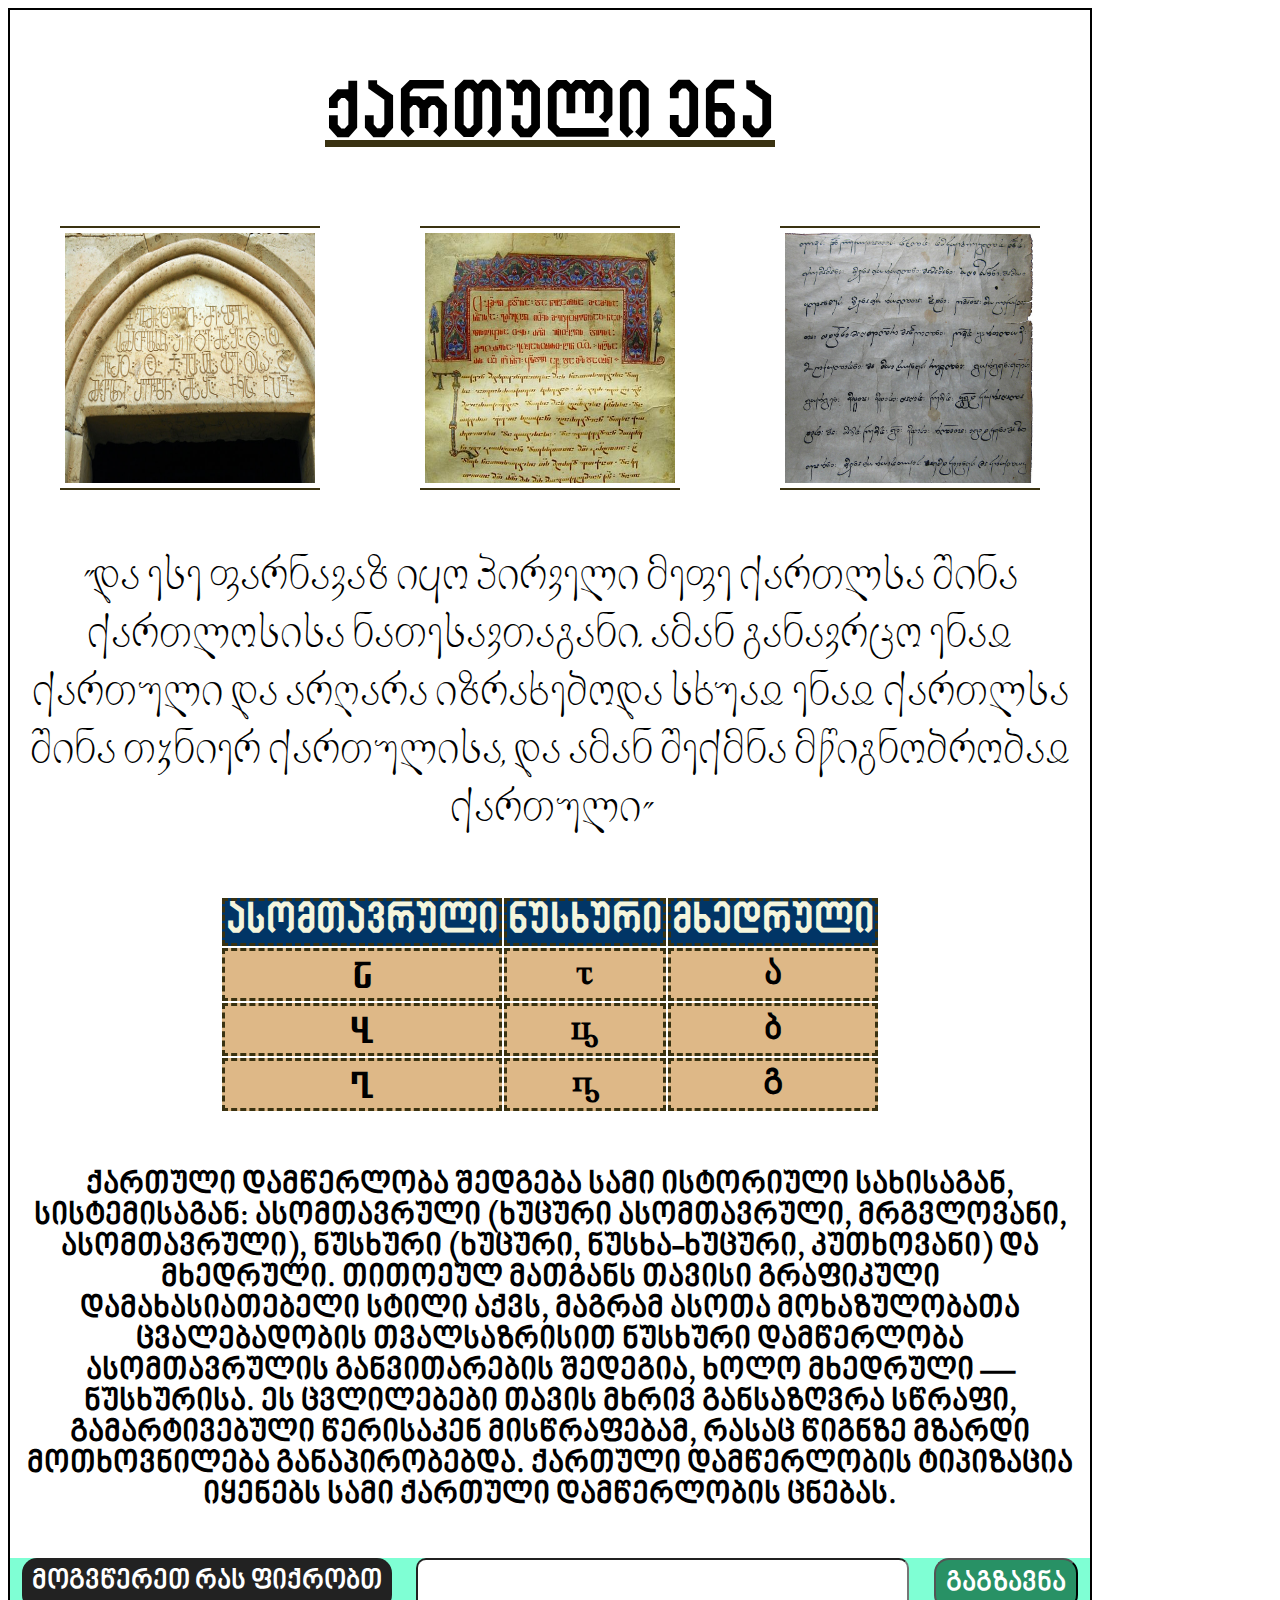
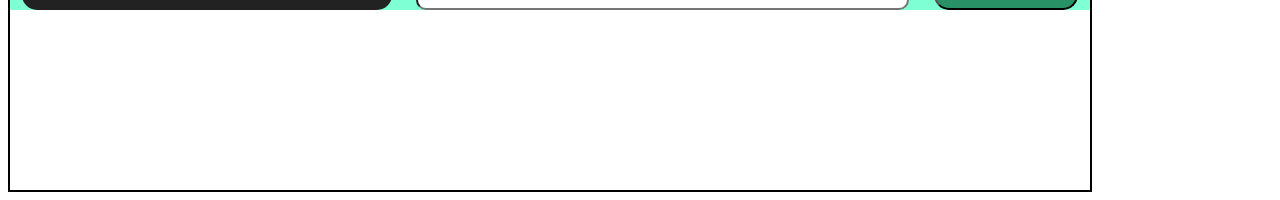
<file: Vol.5.Homework/index.html>
<!DOCTYPE html>
<html>
  <link rel="stylesheet" href="styles/style.css" />
  <title>Kartuli</title>
  <meta lang="ka" />
  <meta charset="UTF-8" />
</html>
<body>
  <head>
    <p id="title">ქართული ენა</p>
    <div class="images1">
      <img src="images/Garejawriting.jpg" alt="" />
      <img src="images/Nuskhuri.jpg" alt="" />
      <img src="images/800px-Bagrat_VI_royal_decree.jpg" alt="" />
    </div>
  </head>
  <main>
    <p id="text1">
      "და ესე ფარნავაზ იყო პირველი მეფე ქართლსა შინა ქართლოსისა ნათესავთაგანი.
      ამან განავრცო ენაჲ ქართული და არღარა იზრახებოდა სხუაჲ ენაჲ ქართლსა შინა
      თჳნიერ ქართულისა, და ამან შექმნა მწიგნობრობაჲ ქართული"
    </p>
    <table>
      <tr>
        <th>ასომთავრული</th>
        <th>ნუსხური</th>
        <th>მხედრული</th>
      </tr>
      <tr>
        <td id="as">ა</td>
        <td id="nusx">ა</td>
        <td id="mxed">ა</td>
      </tr>
      <tr>
        <td id="as">ბ</td>
        <td id="nusx">ბ</td>
        <td id="mxed">ბ</td>
      </tr>
      <tr>
        <td id="as">გ</td>
        <td id="nusx">გ</td>
        <td id="mxed">გ</td>
      </tr>
    </table>
    <p id="text2">
      ქართული დამწერლობა შედგება სამი ისტორიული სახისაგან, სისტემისაგან:
      ასომთავრული (ხუცური ასომთავრული, მრგვლოვანი, ასომთავრული), ნუსხური
      (ხუცური, ნუსხა-ხუცური, კუთხოვანი) და მხედრული. თითოეულ მათგანს თავისი
      გრაფიკული დამახასიათებელი სტილი აქვს, მაგრამ ასოთა მოხაზულობათა
      ცვალებადობის თვალსაზრისით ნუსხური დამწერლობა ასომთავრულის განვითარების
      შედეგია, ხოლო მხედრული — ნუსხურისა. ეს ცვლილებები თავის მხრივ განსაზღვრა
      სწრაფი, გამარტივებული წერისაკენ მისწრაფებამ, რასაც წიგნზე მზარდი
      მოთხოვნილება განაპირობებდა. ქართული დამწერლობის ტიპიზაცია იყენებს სამი
      ქართული დამწერლობის ცნებას.
    </p>
  </main>
  <footer>
    <div class="foot1">
      <label for="tellus">მოგვწერეთ რას ფიქრობთ</label>
      <input type="text" name="" id="tellus" />
      <input id="send1" type="button" value="გაგზავნა" />
    </div>
  </footer>
</body>
</file>
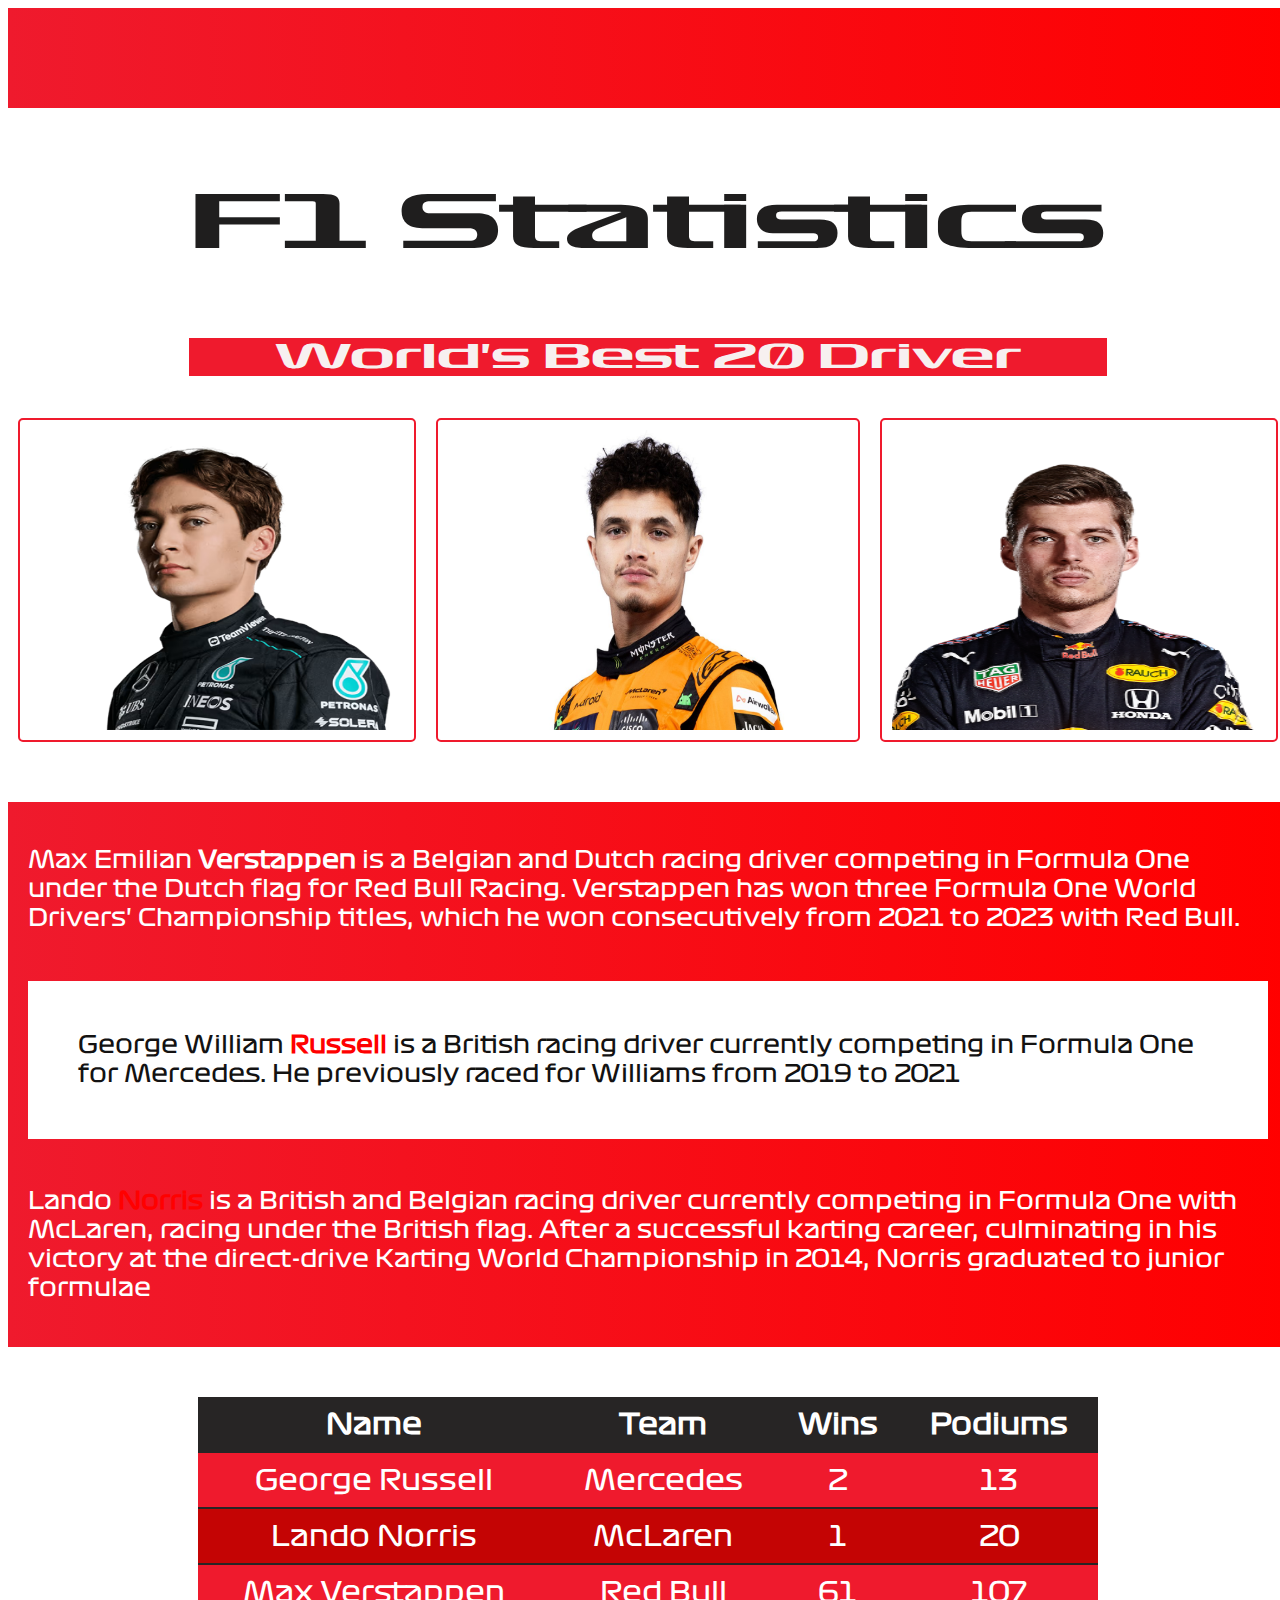
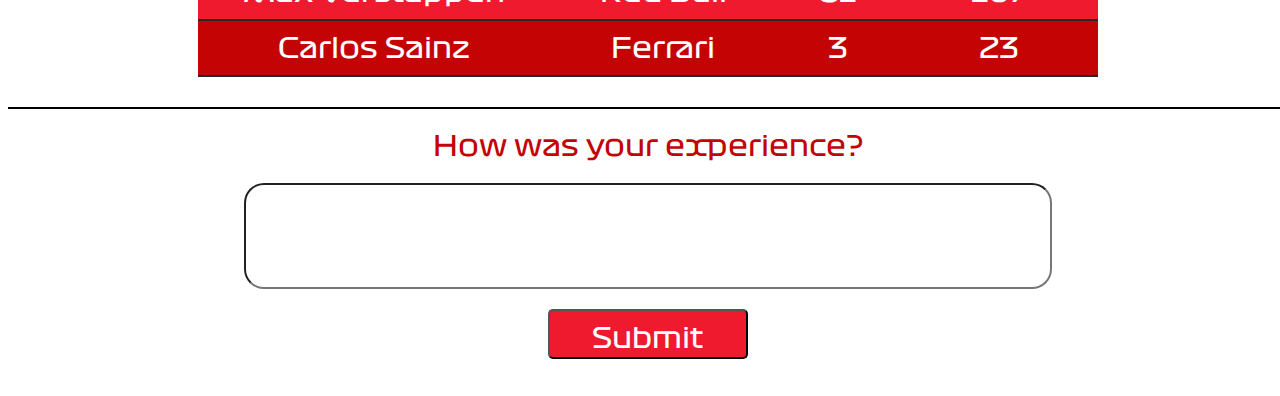
<file: Vol.6.Homework/index.html>
<!DOCTYPE html>
<head>
  <link rel="stylesheet" href="styles/style.css" />
  <title>Formula1</title>
  <meta charset="UTF-8" />
</head>
<body>
  <header>
    <nav class="wrapper1">
      <div class="backg1"></div>
      <div class="title">
        <p id="maintitle">F1 Statistics</p>
        <p id="descrip">World's Best 20 Driver</p>
      </div>
    </nav>
  </header>
  <main>
    <div class="images1">
      <img src="images/f1_2024_gr_mer_lg.png" alt="George Russel" />
      <img src="images/lando-norris-mclaren.jpg" alt="Lando Norris" />
      <img src="images/Verstappen.png" alt="Max Verstappen" />
    </div>
    <div class="texts1">
      <p id="mv">
        Max Emilian
        <strong id="max"> <a id="verst1" href="">Verstappen</a></strong> is a
        Belgian and Dutch racing driver competing in Formula One under the Dutch
        flag for Red Bull Racing. Verstappen has won three Formula One World
        Drivers' Championship titles, which he won consecutively from 2021 to
        2023 with Red Bull.
      </p>
      <p id="gr">
        George William
        <strong id="russ">
          <a
            id="russel1"
            href="https://en.wikipedia.org/wiki/George_Russell_(racing_driver)"
            >Russell</a
          ></strong
        >
        is a British racing driver currently competing in Formula One for
        Mercedes. He previously raced for Williams from 2019 to 2021
      </p>
      <p id="ln">
        Lando
        <strong id="nor">
          <a id="lando1" href="https://en.wikipedia.org/wiki/Lando_Norris"
            >Norris</a
          ></strong
        >
        is a British and Belgian racing driver currently competing in Formula
        One with McLaren, racing under the British flag. After a successful
        karting career, culminating in his victory at the direct-drive Karting
        World Championship in 2014, Norris graduated to junior formulae
      </p>
    </div>
    <div class="cxr1">
      <table class="cxrili">
        <tr>
          <th>Name</th>
          <th>Team</th>
          <th>Wins</th>
          <th>Podiums</th>
        </tr>
        <tr>
          <td>George Russell</td>
          <td>Mercedes</td>
          <td>2</td>
          <td>13</td>
        </tr>
        <tr>
          <td>Lando Norris</td>
          <td>McLaren</td>
          <td>1</td>
          <td>20</td>
        </tr>
        <tr>
          <td>Max Verstappen</td>
          <td>Red Bull</td>
          <td>61</td>
          <td>107</td>
        </tr>
        <tr>
          <td>Carlos Sainz</td>
          <td>Ferrari</td>
          <td>3</td>
          <td>23</td>
        </tr>
      </table>
    </div>
  </main>
  <footer>
    <div class="inputwrapper">
      <label for="review">How was your experience?</label>
      <div class="inp1">
        <input type="text" id="review" />
      </div>
      <button type="submit">Submit</button>
    </div>
  </footer>
</body>
</file>
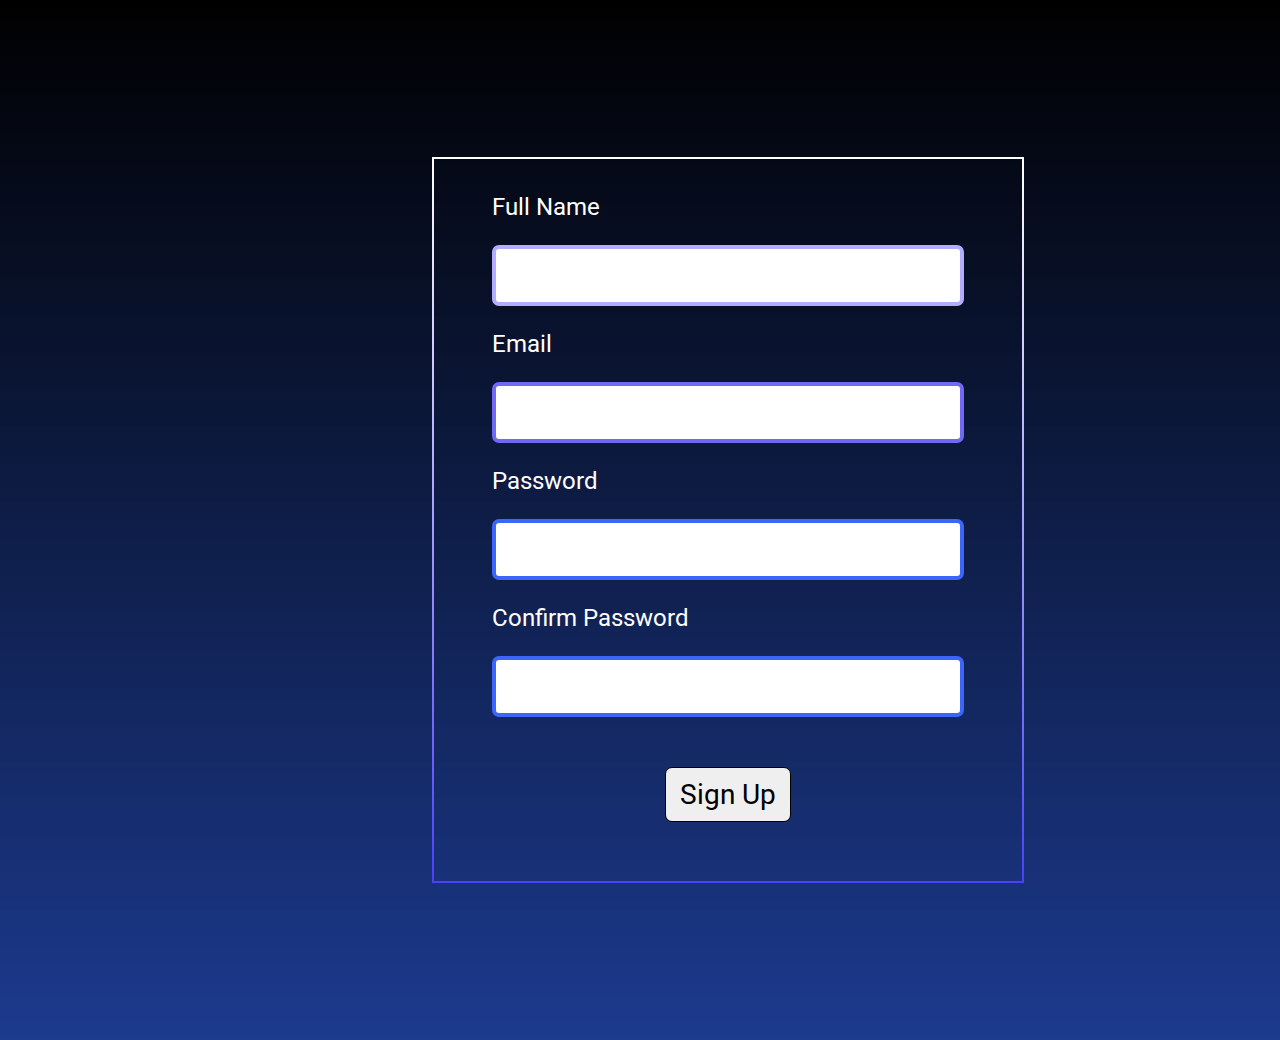
<file: Vol.7.Figma1/figma.html>
<!DOCTYPE html>
<html></html>
<head>
  <link rel="stylesheet" href="styles/style.css" />
</head>
<body>
  <nav class="wrapper">
    <div class="pos">
      <div class="inp1">
        <p>Full Name</p>
        <input type="text" />
      </div>
      <div class="inp2">
        <p>Email</p>
        <input type="text" />
      </div>
      <div class="inp3">
        <p>Password</p>
        <input type="text" />
      </div>
      <div class="inp4">
        <p>Confirm Password</p>
        <input type="text" />
      </div>
      <div class="but">
        <button>Sign Up</button>
      </div>
    </div>
  </nav>
</body>
</file>
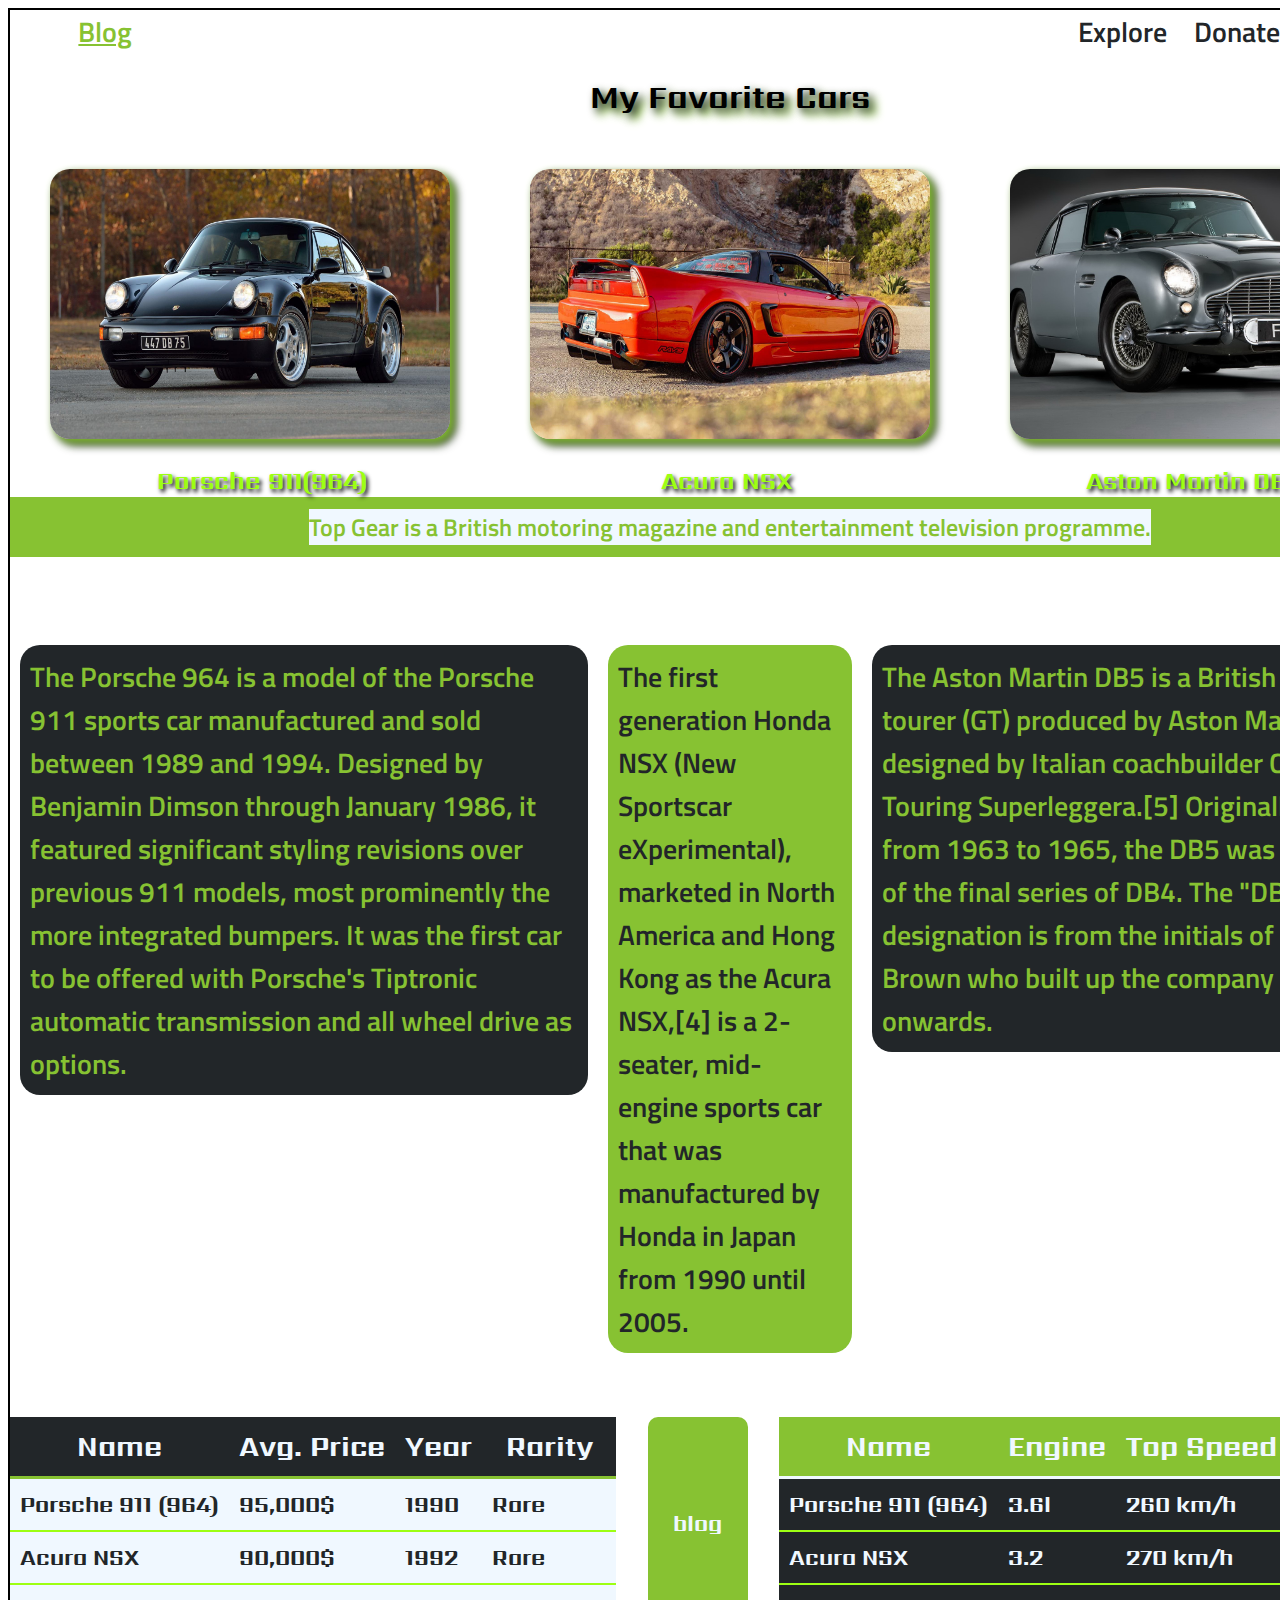
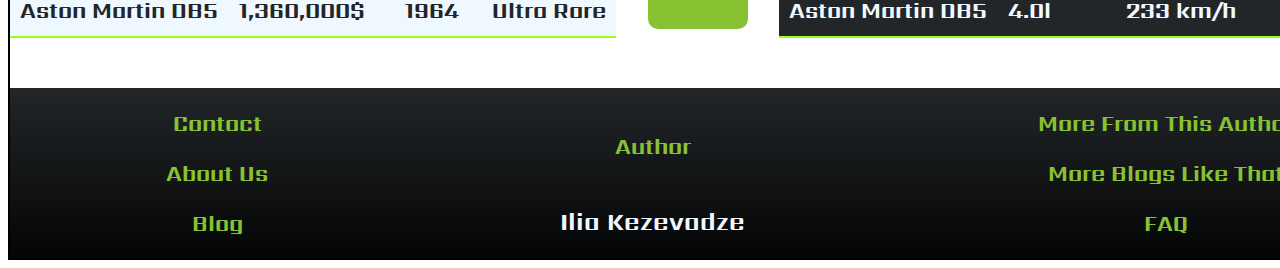
<file: Vol.8.Homework/vol8.html>
<!DOCTYPE html>
<html>
  <head>
    <link rel="stylesheet" href="styles/style.css" />
    <title>MyBlog</title>
  </head>
  <body>
    <header>
      <a id="blog" href="#">Blog</a>
      <nav class="headertexts">
        <a href="#">Explore</a>
        <a href="#">Donate</a>
        <a href="#">About</a>
      </nav>
    </header>
    <main>
      <h1>My Favorite Cars</h1>
      <div class="images1">
        <img src="images/964.jpg" alt="image can't be loaded" />
        <img src="images/nsx.jpg" alt="image can't be loaded" />
        <img src="images/db5.jpg" alt="image can't be loaded" />
      </div>
      <div class="carnames">
        <a href="https://en.wikipedia.org/wiki/Porsche_911_(964)"
          >Porsche 911(964)</a
        >
        <a href="https://en.wikipedia.org/wiki/Honda_NSX_(first_generation)"
          >Acura NSX</a
        >
        <a href="https://en.wikipedia.org/wiki/Aston_Martin_DB5"
          >Aston Martin DB5</a
        >
      </div>
      <div class="span1">
        <span>
          Top Gear is a British motoring magazine and entertainment television
          programme.
        </span>
      </div>
      <div class="textwrapper">
        <div class="p1">
          <p>
            The Porsche 964 is a model of the Porsche 911 sports car
            manufactured and sold between 1989 and 1994. Designed by Benjamin
            Dimson through January 1986, it featured significant styling
            revisions over previous 911 models, most prominently the more
            integrated bumpers. It was the first car to be offered with
            Porsche's Tiptronic automatic transmission and all wheel drive as
            options.
          </p>
        </div>
        <div class="p2">
          <p>
            The first generation Honda NSX (New Sportscar eXperimental),
            marketed in North America and Hong Kong as the Acura NSX,[4] is a
            2-seater, mid-engine sports car that was manufactured by Honda in
            Japan from 1990 until 2005.
          </p>
        </div>
        <div class="p3">
          <p>
            The Aston Martin DB5 is a British grand tourer (GT) produced by
            Aston Martin and designed by Italian coachbuilder Carrozzeria
            Touring Superleggera.[5] Originally produced from 1963 to 1965, the
            DB5 was an evolution of the final series of DB4. The "DB"
            designation is from the initials of David Brown who built up the
            company from 1947 onwards.
          </p>
        </div>
      </div>
      <div class="tablewrapper">
        <div class="table1">
          <table>
            <tr>
              <th>Name</th>
              <th>Avg. Price</th>
              <th>Year</th>
              <th>Rarity</th>
            </tr>
            <tr>
              <td>Porsche 911 (964)</td>
              <td>95,000$</td>
              <td>1990</td>
              <td>Rare</td>
            </tr>
            <tr>
              <td>Acura NSX</td>
              <td>90,000$</td>
              <td>1992</td>
              <td>Rare</td>
            </tr>
            <tr>
              <td>Aston Martin DB5</td>
              <td>1,360,000$</td>
              <td>1964</td>
              <td>Ultra Rare</td>
            </tr>
          </table>
        </div>
        <div class="border1">blog</div>
        <div class="table2">
          <table>
            <tr>
              <th>Name</th>
              <th>Engine</th>
              <th>Top Speed</th>
              <th>Country</th>
            </tr>
            <tr>
              <td>Porsche 911 (964)</td>
              <td>3.6l</td>
              <td>260 km/h</td>
              <td>Germany</td>
            </tr>
            <tr>
              <td>Acura NSX</td>
              <td>3.2</td>
              <td>270 km/h</td>
              <td>Japan</td>
            </tr>
            <tr>
              <td>Aston Martin DB5</td>
              <td>4.0l</td>
              <td>233 km/h</td>
              <td>Great Britain</td>
            </tr>
          </table>
        </div>
      </div>
    </main>
    <footer>
      <div class="footwrapper">
        <div class="foot1">
          <a href="#">Contact</a>
          <a href="#">About Us</a>
          <a href="#">Blog</a>
        </div>
        <div class="foot2">
          <p>Author</p>
          <strong>Ilia Kezevadze</strong>
        </div>
        <div class="foot3">
          <a href="#">More From This Author</a>
          <a href="#">More Blogs Like That</a>
          <a href="#">FAQ</a>
        </div>
      </div>
    </footer>
  </body>
</html>
</file>
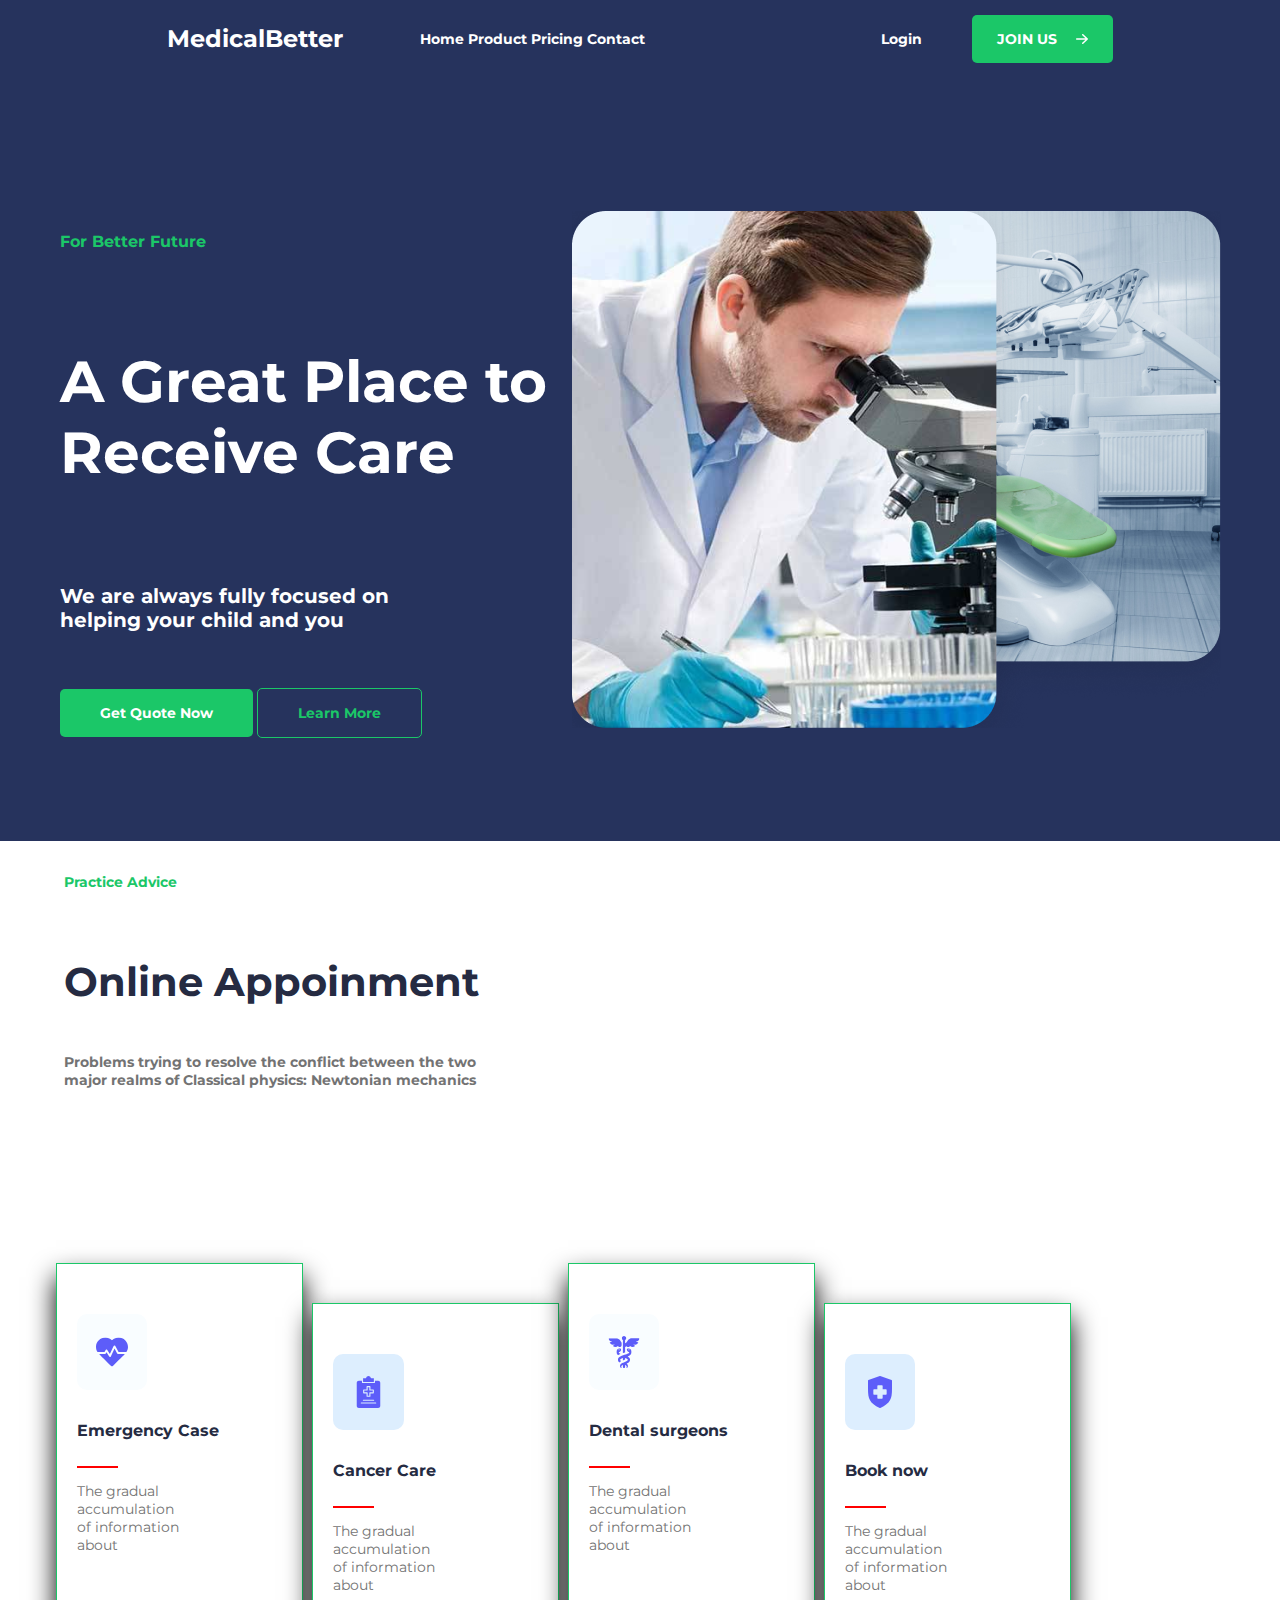
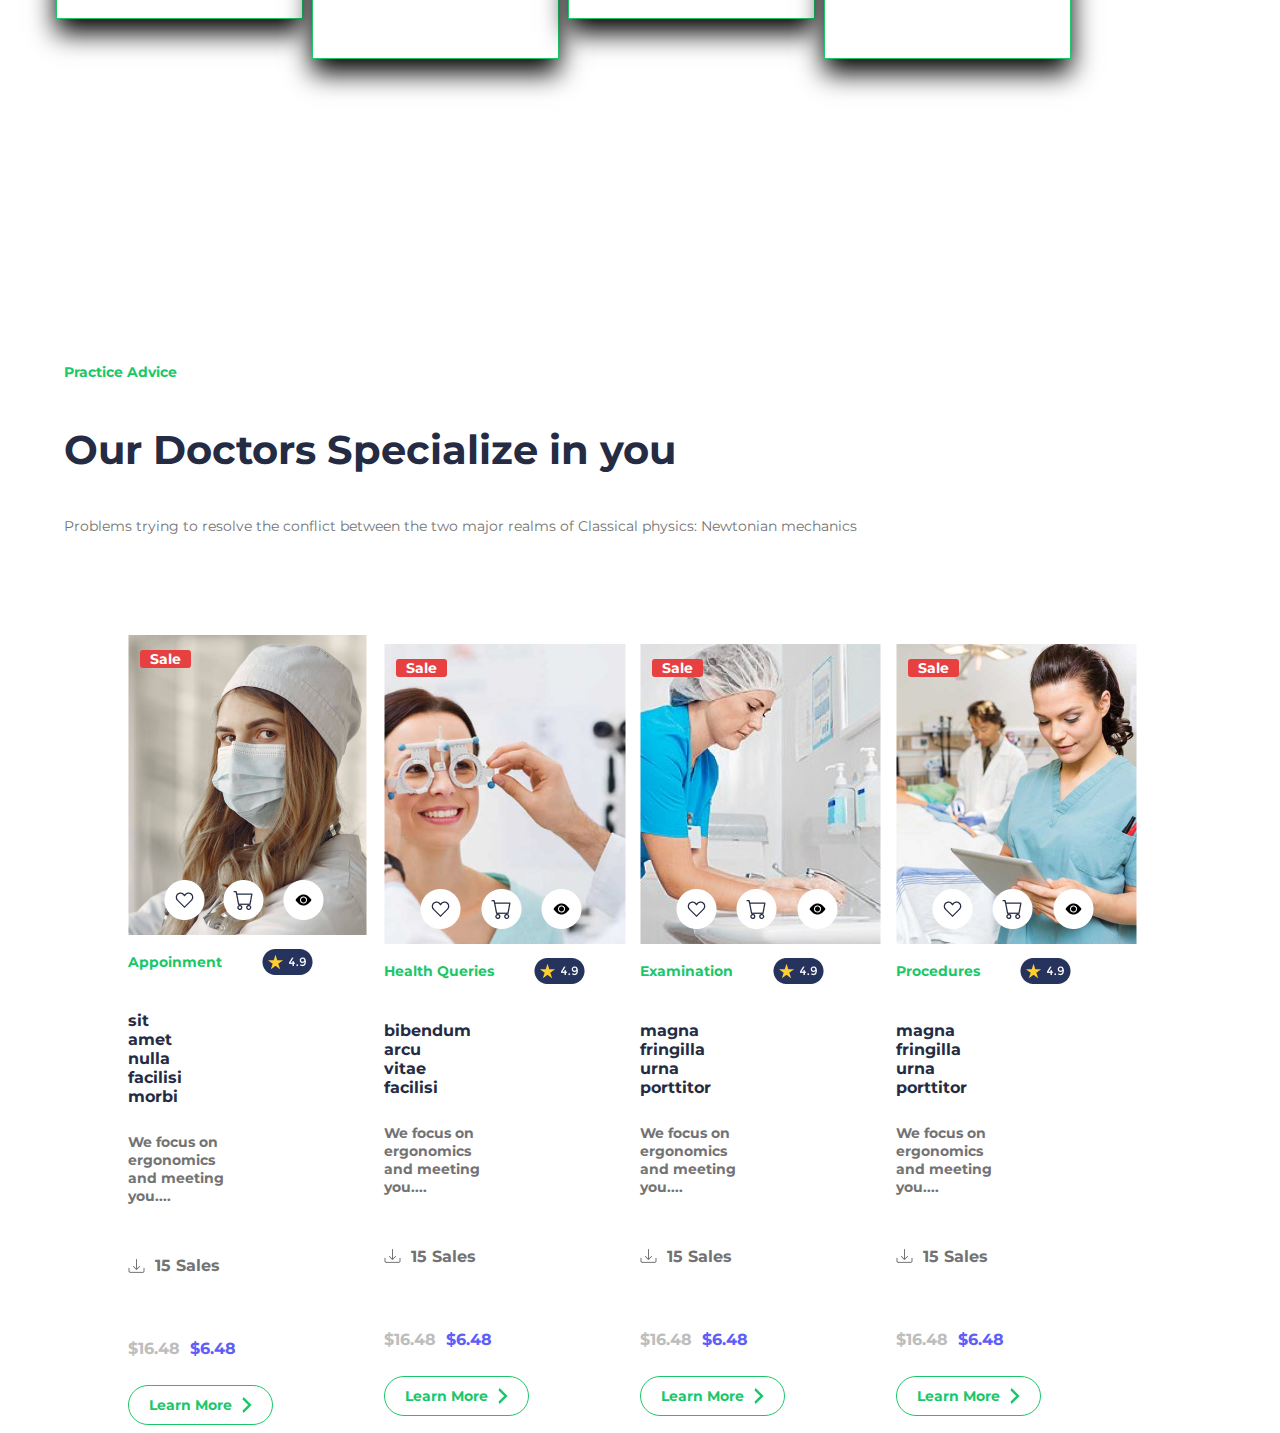
<file: Vol12.Homework/figmaDesign.html>
<!DOCTYPE html>
<html lang="en">
  <head>
    <meta charset="UTF-8" />
    <meta name="viewport" content="width=device-width, initial-scale=1.0" />
    <title>MedicalBetter</title>
    <link rel="stylesheet" href="styles/stylefigma.css" />
  </head>
  <body>
    <header>
      <div class="headwrapper">
        <h3 id="logo">MedicalBetter</h3>
        <nav class="headnav">
          <a href="#">Home</a>
          <a href="#">Product</a>
          <a href="#">Pricing</a>
          <a href="#">Contact</a>
        </nav>
        <nav class="headlogin">
          <a href="#">Login</a>
          <button>
            JOIN US <img id="arrow" src="images/arrow1.svg" alt="" />
          </button>
        </nav>
      </div>
      <div class="headinfowrapper">
        <div class="headinfo">
          <h5 id="h1">For Better Future</h5>
          <h1 id="h2">A Great Place to Receive Care</h1>
          <h4 id="h3">
            We are always fully focused on helping your child and you
          </h4>
          <div class="doublebtns">
            <button id="quote">Get Quote Now</button>
            <button id="learn">Learn More</button>
          </div>
        </div>
        <div class="headimg">
          <img src="images/none.png" alt="" />
        </div>
      </div>
    </header>
    <main>
      <div class="maintext">
        <h6 id="mainh1">Practice Advice</h6>
        <h2 id="mainh2">Online Appoinment</h2>
        <p id="mainp">
          Problems trying to resolve the conflict between the two major realms
          of Classical physics: Newtonian mechanics
        </p>
      </div>
      <div class="boxwrapper">
        <div class="boxes">
          <img src="images/icon cool-icon-n19.svg" alt="" />
          <h5>Emergency Case</h5>
          <div class="line1"></div>
          <p>The gradual accumulation of information about</p>
        </div>
        <div class="boxes2">
          <img src="images/icon cool-icon-n21.svg" alt="" />
          <h5>Cancer Care</h5>
          <div class="line1"></div>
          <p>The gradual accumulation of information about</p>
        </div>
        <div class="boxes3">
          <img src="images/icon cool-icon-n22.svg" alt="" />
          <h5>Dental surgeons</h5>
          <div class="line1"></div>
          <p>The gradual accumulation of information about</p>
        </div>
        <div class="boxes4">
          <img src="images/icon cool-icon-n24.svg" alt="" />
          <h5>Book now</h5>
          <div class="line1"></div>
          <p>The gradual accumulation of information about</p>
        </div>
      </div>
      <div class="pg2text">
        <h6>Practice Advice</h6>
        <h2>Our Doctors Specialize in you</h2>
        <p>
          Problems trying to resolve the conflict between the two major realms
          of Classical physics: Newtonian mechanics
        </p>
      </div>
      <div class="menuwrapper">
        <div class="wholetagwrapper">
          <div class="doc1">
            <img id="docpic" src="images/product-cover-133 sec-.png" alt="" />
            <button id="sale">Sale</button>
            <div class="iconwrapper">
              <img src="images/like.png" alt="" />
              <img src="images/basket.png" alt="" />
              <img src="images/eye.png" alt="" />
            </div>
          </div>
          <div class="docmenu">
            <div class="appnt">
              <p id="appttext">Appoinment</p>
              <img id="star" src="images/star.png" alt="" />
            </div>
            <h5 id="htext1">sit amet nulla facilisi morbi</h5>
            <p id="focus">We focus on ergonomics and meeting you....</p>
            <div class="downl">
              <img src="images/Frame sec-.png" alt="" />
              <h6>15 Sales</h6>
            </div>
            <div class="prices">
              <h5 id="pr1">$16.48</h5>
              <h5 id="pr2">$6.48</h5>
            </div>
            <button id="learnbtn">
              Learn More <img src="images/icn arrow-right .icn-xs.png" alt="" />
            </button>
          </div>
        </div>
        <div class="wholetagwrapper">
          <div class="doc1">
            <img id="docpic" src="images/doc2.png" alt="" />
            <button id="sale">Sale</button>
            <div class="iconwrapper">
              <img src="images/like.png" alt="" />
              <img src="images/basket.png" alt="" />
              <img src="images/eye.png" alt="" />
            </div>
          </div>
          <div class="docmenu">
            <div class="appnt">
              <p id="appttext">Health Queries</p>
              <img id="star" src="images/star.png" alt="" />
            </div>
            <h5 id="htext1">bibendum arcu vitae facilisi</h5>
            <p id="focus">We focus on ergonomics and meeting you....</p>
            <div class="downl">
              <img src="images/Frame sec-.png" alt="" />
              <h6>15 Sales</h6>
            </div>
            <div class="prices">
              <h5 id="pr1">$16.48</h5>
              <h5 id="pr2">$6.48</h5>
            </div>
            <button id="learnbtn">
              Learn More <img src="images/icn arrow-right .icn-xs.png" alt="" />
            </button>
          </div>
        </div>
        <div class="wholetagwrapper">
          <div class="doc1">
            <img id="docpic" src="images/doc.3.png" alt="" />
            <button id="sale">Sale</button>
            <div class="iconwrapper">
              <img src="images/like.png" alt="" />
              <img src="images/basket.png" alt="" />
              <img src="images/eye.png" alt="" />
            </div>
          </div>
          <div class="docmenu">
            <div class="appnt">
              <p id="appttext">Examination</p>
              <img id="star" src="images/star.png" alt="" />
            </div>
            <h5 id="htext1">magna fringilla urna porttitor</h5>
            <p id="focus">We focus on ergonomics and meeting you....</p>
            <div class="downl">
              <img src="images/Frame sec-.png" alt="" />
              <h6>15 Sales</h6>
            </div>
            <div class="prices">
              <h5 id="pr1">$16.48</h5>
              <h5 id="pr2">$6.48</h5>
            </div>
            <button id="learnbtn">
              Learn More <img src="images/icn arrow-right .icn-xs.png" alt="" />
            </button>
          </div>
        </div>
        <div class="wholetagwrapper">
          <div class="doc1">
            <img id="docpic" src="images/doc4.png" alt="" />
            <button id="sale">Sale</button>
            <div class="iconwrapper">
              <img src="images/like.png" alt="" />
              <img src="images/basket.png" alt="" />
              <img src="images/eye.png" alt="" />
            </div>
          </div>
          <div class="docmenu">
            <div class="appnt">
              <p id="appttext">Procedures</p>
              <img id="star" src="images/star.png" alt="" />
            </div>
            <h5 id="htext1">magna fringilla urna porttitor</h5>
            <p id="focus">We focus on ergonomics and meeting you....</p>
            <div class="downl">
              <img src="images/Frame sec-.png" alt="" />
              <h6>15 Sales</h6>
            </div>
            <div class="prices">
              <h5 id="pr1">$16.48</h5>
              <h5 id="pr2">$6.48</h5>
            </div>
            <button id="learnbtn">
              Learn More <img src="images/icn arrow-right .icn-xs.png" alt="" />
            </button>
          </div>
        </div>
      </div>
    </main>
    <footer></footer>
  </body>
</html>
</file>
<file: Vol.5.Homework/styles/style.css>
@font-face {
    font-family: kartuli;
    src: url(../fonts/alk-rex-bold.otf);
}
@font-face {
    font-family: textka;
    src: url(../fonts/gl-lortkipanidze-bold.ttf);
}
@font-face {
    font-family: nino;
    src: url(../fonts/bpg_nino_mtavruli_bold.otf);
}
@font-face {
    font-family: asomtavruli;
    src: url(../fonts/gugeshashvili_asomthavruli_1.ttf);
}
@font-face {
    font-family: nusxuri;
    src: url(../fonts/mt_mchedlidze_nushuri.ttf);
}
body{
    width: 1080px;
    height: 1780px;
    border: solid 2px black;
}
#title{
    font-family: "kartuli", serif;
    font-size: 72px;
    font-weight: 800;
    text-align: center;
    text-decoration-line: underline;
    text-decoration-color: rgb(58, 50, 17);
}
.images1 img{
    padding: 5px;
    width: 250px;
    height: 250px;
    border-bottom: solid 2px rgb(58, 50, 17);
    border-top: solid 2px rgb(58, 50, 17)
    
}
.images1{
    display: flex;
    justify-content: space-around;
}
#text1{
    padding: 5px;
    font-family: "textka", serif;
    font-size: 48px;
    font-weight: 800;
    text-align: center;
}
table{
    font-size: 36px;
    display: flex;
    justify-content: center;
    padding: 10px;
}
tr, td, th{
border: dashed 3px rgb(58, 50, 17);
}
th{
    background-color: rgb(1, 53, 102);
    color: beige;
    font-family: "kartuli", serif;
    font-size: 40px;
    font-weight: 800;
    text-align: center;
}
#as{
    font-family: "asomtavruli", serif;
    font-size: 36px;
    font-weight: 800;
    text-align: center;
}
#nusx{
    font-family: "nusxuri", serif;
    font-size: 36px;
    font-weight: 800;
    text-align: center;
    
}
#mxed{
    font-family: "nino", serif;
    font-size: 36px;
    font-weight: 800;
    text-align: center;
}
td{
    background-color: burlywood;
}
#text2{
    text-align: left;
    padding: 15px;
    font-family: "nino", serif;
    font-size: 32px;
    font-weight: 500;
    text-align: center;
}
label{
    padding: 10px;
    font-family: "nino", serif;
    font-size: 28px;
    font-weight: 800;
    text-align: center;
    background-color: rgb(34, 34, 34);
    border-radius: 15px;
    color: white;
}
#tellus{
    padding: 12px;
    padding-bottom: 10px;
    padding-right: 300px;
    border-radius: 10px;
}
#send1{
    padding: 10px;
    font-family: "nino", serif;
    font-size: 28px;
    font-weight: 800;
    text-align: center;
    background-color: rgb(40, 145, 101);
    border-radius: 15px;
    color: white;
}
#send1:hover{
    background-color: rgb(52, 194, 135);
}
.foot1{
    display: flex;
    justify-content: space-around;
}
footer{
    background-color: aquamarine;
}
</file>
<file: Vol.6.Homework/styles/style.css>
@font-face {
    font-family: Formula;
    src: url(../fonts/Formula1-Bold.otf);
}
@font-face {
    font-family: Formula1;
    src: url(../fonts/Formula1-Regular.otf);
}
@font-face {
    font-family: Formula2;
    src: url(../fonts/Formula1-Wide.otf);
}


body{

    width: 1280px;
    height: 1980px;
}
.backg1{
    width: 1280px;
    height: 380px;
    background-image: linear-gradient( to right, #EF1A2D, #ff0000);
}
#maintitle{
    font-family: Formula2, serif;
    font-size: 72px;
    text-align: center;
    color: rgb(31, 30, 30);
}
#descrip{
    background-color: #EF1A2D;
    font-family: Formula2, serif;
    font-size: 32px;
    text-align: center;
    color: rgb(247, 240, 240);
}
.wrapper1{
    width: 1280px;
    height: 400px;
    display: flex;
    flex-direction: column;
    justify-content: center;
    align-items: center;
}
.images1{
    display: flex;
    justify-content: center;
    align-items: center;
}
.images1 img{
    width: 400px;
    height: 300px;
    padding: 10px;
    margin: 10px;
    border: #EF1A2D 2px solid;
    border-radius: 5px;
}
.images1 img:hover{
    width: 500px;
    height: 500px;
    border: solid 4px rgb(143, 22, 22);
    border-radius: 10px;
}
.texts1{
    display: flex;
    justify-content: center;
    flex-direction: column;
    padding: 20px;
    margin-top: 50px;
    background-image: linear-gradient( to right, #EF1A2D, #ff0000);
}
#mv, #ln{
    color: white;
    font-family: Formula1, serif;
    font-size: 24px;
    text-align: left;
}
#gr{padding: 50px;
    color: rgb(19, 18, 18);
    font-family: Formula1, serif;
    font-size: 24px;
    text-align: left;
    background-color: white;
}
.cxrili {
    margin-top: 50px;
    width: 900px;
    padding: 10px;
    font-family: Formula1, serif;
    font-size: 28px;
    text-align: center;
    color: white;
}
.cxrili tr{
    background-color: #c40404;
}
.cxrili tr:nth-child(even){
    background-color: #EF1A2D;
}
.cxrili{
    border-collapse: collapse;
}
.cxrili tr:hover{
    background-color: #ff0000;
    color: black;
}
.cxrili th{
    padding: 10px;
    background-color: #272525;
    color: white;
}
.cxrili th, td{
    padding: 10px;
    border-bottom: 2px #272525 solid;
}
.cxr1{
    display: flex;
    justify-content: center;
}
#lando1:link{
    color: red;
}
#lando1{
    color: white;
    text-decoration: none;
}
#lando1:hover{
    color: black;
}
#russel1:link{
    color: red;
}
#russel1{
    color: black;
    text-decoration: none;
}
#russel1:hover{
    color: red;
}
#verst1:link{
    color: red;
}
#verst1{
    color: white;
    text-decoration: none;
}
#verst1:hover{
    color: black;}
label{
    margin-top: 20px;
    color: #c40404;
    font-family: Formula1, serif; 
    font-size: 28px;
    text-align: center;
}
#review{
    margin-top: 20px;
    width: 800px;
    height: 100px;
    border-radius: 20px;
}
#review:hover{
    background-color: #ff0000;
}
#review:focus{
    background-color: #c40404;
    color: white;
}
button{
    width: 200px;
    height: 50px;
    margin-top: 20px;
    background-color: #EF1A2D;
    color: white;
    font-family: Formula1, serif;
    font-size: 28px;
    text-align: center;
    padding: 10px;
    border-collapse: collapse;
    border-radius: 5px;
}
button:hover{
    background-color: #c40404;
}
button:active{
    background-color: #ff0000;
    color: #272525;
}
.inputwrapper{
    display: flex;
    justify-content: center;
    align-items: center;
    flex-direction: column;
    border-top: 2px black solid;
    margin-top: 30px;
}
</file>
<file: Vol.7.Figma1/styles/style.css>
@import url('https://fonts.googleapis.com/css2?family=Roboto:ital,wght@0,100;0,300;0,400;0,500;0,700;0,900;1,100;1,300;1,400;1,500;1,700;1,900&display=swap');
body{
    width: 1440px;
    height: 1024px;
    background-image: linear-gradient(black, rgba(0, 34, 128, 0.89));
    display: flex;
    justify-content: center;
    align-items: center;
}
.inp1 p{
    font-family: "Roboto", sans-serif;
    font-weight: 400;
    font-style: normal;
    color: white;
    font-size: 24px;
}
.inp2 p{
    font-family: "Roboto", sans-serif;
    font-weight: 400;
    font-style: normal;
    color: white;
    font-size: 24px;

}
.inp3 p{
    font-family: "Roboto", sans-serif;
    font-weight: 400;
    font-style: normal;
    color: white;
    font-size: 24px;
}
.inp4 p{
    font-family: "Roboto", sans-serif;
    font-weight: 400;
    font-style: normal;
    color: white;
    font-size: 24px;
}
.inp1 input, .inp2 input, .inp3 input, .inp4 input{
    width: 460px;
    height: 51px;
}
.but button{
    width: 126px;
    height: 55px;
    font-family: "Roboto", sans-serif;
    font-weight: 400;
    font-style: normal;
    color: rgb(0, 0, 0);
    font-size: 28px;
    border: 1px black solid;
    border-radius: 7px;
}
.inp1 input{
    border: #B3ADFF 4px solid;
    border-radius: 7px;
}
.inp1 input:hover{
    background-color: #B3ADFF;
    border: white 4px solid;
}
.inp2 input{
    border: #7268F6 4px solid;
    border-radius: 7px;
}
.inp2 input:hover{
    background-color:#7268F6 ;
    border: white 4px solid;
}
.inp3 input{
    border: 4px solid #3B65FB;
    border-radius: 7px;
}
.inp3 input:hover{
    background-color:#3B65FB ;
    border: white 4px solid;
}
.inp4 input{
    border: 4px solid #3B65FB;
    border-radius: 7px;
}
.inp4 input:hover{
    background-color:#3B65FB ;
    border: white 4px solid;
}
.but{
    display: flex;
    justify-content: center;
    position: relative;
    top: 50px;
}
.but button:hover{
    background-color:rgba(0, 34, 128, 0.89) ;
    color: white;
    border: 4px white solid;
}
.wrapper{
    width: 588px;
    height: 722px;
    border-width: 2px;
    border-style: solid;
    border-radius: 4px;
    border-image: linear-gradient(white, #4D3FFA) 1;
    display: flex;
    justify-content: center;
    align-items: center;
    flex-direction: column;
    position: relative;

}
.pos{
    position: absolute;
    top: 10px;
}
</file>
<file: Vol.8.Homework/styles/style.css>
@import url('https://fonts.googleapis.com/css2?family=Titillium+Web:ital,wght@0,200;0,300;0,400;0,600;0,700;0,900;1,200;1,300;1,400;1,600;1,700&display=swap');
@import url('https://fonts.googleapis.com/css2?family=Sarpanch:wght@400;500;600;700;800;900&display=swap');
body{
    width: 1440px;
    border: 2px solid black;
}
h1{
    font-family: "Sarpanch", sans-serif;
    font-weight: 700;
    font-style: normal;
    display: flex;
    justify-content: center;
    text-shadow: 4px 4px 8px #222629, 7px 7px 10px #87C232;
  }
.headertexts {
    display: flex;
    justify-content: space-between;
    width: 300px;
}
header .headertexts a{
    font-family: "Titillium Web", sans-serif;
    font-weight: 600;
    font-style: normal;
    color: #222629;
    font-size: 28px;
    text-decoration: none;
}
#blog{
    font-family: "Titillium Web", sans-serif;
    font-weight: 600;
    font-style: normal;
    color: #87C232;
    font-size: 28px;
    position: relative;
    left: 5%;
}
header{
    display: flex;
    justify-content: space-between;
    width: 95%;
}
.images1 img{
    width: 400px;
    height: 270px;
    border-radius: 20px;
    transition: width 1s, height 1s, transform 2s;
    transition-timing-function: ease-in-out;
    transition-delay: 50ms;
    box-shadow: 4px 4px 8px #87C232, 6px 6px 10px #222629 ;
}
.images1 img:hover{
    width: 450px;
    height: 304px;
    transform: rotate(15deg);
    box-shadow: 5px 5px 8px #9dff13, 6px 6px 10px #000000 ;
}
.images1{
    margin-top: 50px;
    display: flex;
    justify-content:space-around;
    align-items: center;
}
.carnames{
    display: flex;
    justify-content: space-around;
    font-family: "Sarpanch", sans-serif;
    font-weight: 700;
    font-style: normal;
    font-size: 24px;
    margin-top: 25px;
}
.carnames a{
    color: #9dff13;
    text-decoration: none;
    text-shadow: 2px 3px 4px #000000
}
.span1{
    display: flex;
    justify-content: center;
    align-items: center;
    width: 100%;
    height: 40px;
    padding: 10px 0px 10px 0px;
    background-color: #87C232;
}
.span1 span {
    font-family: "Titillium Web", sans-serif;
    font-weight: 600;
    font-style: normal;
    font-size: 24px;
    color: #87C232;
    background-color: aliceblue;
    position: relative;
    animation-name:running ;
    animation-duration: 20s;
    animation-iteration-count: infinite;
    animation-direction:normal;
    animation-timing-function: linear;
}
@keyframes running {
    0%{
        right: 0%;
        top: 1px;
        display: none;
    }
    25%{
        display: flex;
        right: 25%;
        top: 1px;
    }
    100% {
        right: 100%;
        top: 1px;
    }
}
.p1 p{
    font-family: "Titillium Web", sans-serif;
    font-weight: 600;
    font-style: normal;
    color: #87C232;
    background-color: #222629;
    font-size: 28px;
    border-radius: 20px;
    padding: 10px;
}
.p1 p:hover{
    background-color: #87C232;
    color: #222629;
    cursor: pointer;
}
.p2 p{
    font-family: "Titillium Web", sans-serif;
    font-weight: 600;
    font-style: normal;
    color: #222629;
    background-color: #87C232;
    font-size: 28px;
    border-radius: 20px;
    padding: 10px;
}
.p2 p:hover{
    color: #87C232;
    background-color: #222629;
    cursor: pointer;
}
.p3 p{
    font-family: "Titillium Web", sans-serif;
    font-weight: 600;
    font-style: normal;
    color: #87C232;
    background-color: #222629;
    font-size: 28px;
    border-radius: 20px;
    padding: 10px;
}
.p3 p:hover{
    background-color: #87C232;
    color: #222629;
    cursor: pointer;
}
.p1{
    width: 70%;
    height: 200px;
    padding: 10px;
}
.p2{
    width: 30%;
    height: 200px;
    padding: 10px;
}
.p3{
    width: 70%;
    height:300px;
    padding: 10px;
}
.textwrapper{
    display: flex;
    justify-content: space-around;
    align-items:baseline;
    width: 100%;
    height: 780px;
    margin-top: 50px;
    animation-name: colorchanger;
    animation-duration: 15s;
    animation-iteration-count: infinite;
    

}
@keyframes colorchanger {
    0%{
        background-color: aliceblue;
    }
    25%{
        background-color: #87C232;
    }
    50%{
        background-color: #222629;
    }
    75%{
        background-color: #222629;
    }
    100%{
        background-color: aliceblue;
    }
    
}
.table1 table tr th{
    background-color: #222629;
    color: aliceblue;
    padding: 10px;
    font-family: "Sarpanch", sans-serif;
    font-weight: 700;
    font-style: normal;
    font-size: 28px;
    border-collapse: collapse;
    border-bottom: #87C232 3px solid;
}
.table1 table tr td{
    background-color: aliceblue;
    color: #222629;
    font-family: "Sarpanch", sans-serif;
    font-weight: 700;
    font-style: normal;
    font-size: 22px;
    border-bottom: #9dff13 2px solid;
    padding: 10px;
    transition: bacground-color 0.55s, font-size 0.55s, color 0.55s;
}
.table1 table{
    border-collapse: collapse;
}
.table1 table tr td:hover{
    background-color: #87C232;
    color: aliceblue;
    font-size: 24px;
}
.table2 table tr th{
    background-color: #87C232;
    color: aliceblue;
    padding: 10px;
    font-family: "Sarpanch", sans-serif;
    font-weight: 700;
    font-style: normal;
    font-size: 28px;
    border-collapse: collapse;
    border-bottom: aliceblue 3px solid;
}
.table2 table tr td{
    color: aliceblue;
    background-color: #222629;
    font-family: "Sarpanch", sans-serif;
    font-weight: 700;
    font-style: normal;
    font-size: 22px;
    border-bottom: #9dff13 2px solid;
    padding: 10px;
    transition: bacground-color 0.55s, text-shadow 0.55s, color 0.55s;
}
.table2 table{
    border-collapse: collapse;
}
.table2 table tr td:hover{
    color: #9dff13;
    background-color: aliceblue;
    text-shadow: 2px 2px 3px #222629;
}
.tablewrapper{
    display: flex;
    justify-content: space-between;
    margin-top: 30px;
}
.border1{
    width: 100px;
    height: 212px;
    background-color: #87C232;
    border-radius: 10px;
    animation-name: bordcolor;
    animation-duration: 10s;
    animation-iteration-count: infinite;
    color: aliceblue;
    font-family: "Sarpanch", sans-serif;
    font-weight: 700;
    font-style: normal;
    font-size: 22px;
    text-align: center;
    display: flex;
    align-items: center;
    justify-content: center;
}
@keyframes bordcolor {
    0%{
        background-color: #87C232;
        border-radius: 15px;
        height:212px;
    }
    25%{
        background-color: #9dff13;
        border-radius: 10px
    }
    50%{
        background-color: #222629;
        border-radius: 5px;
        height: 100px;
    }
    75%{
        background-color: #0e0f0f;
        border-radius: 0px
    }
    100%{
        background-color: #87C232;
        border-radius: 15px;
        height: 212px;
    }
    
}
.foot1 a{
    font-family: "Sarpanch", sans-serif;
    font-weight: 700;
    font-style: normal;
    font-size: 22px;
    text-align: center;
    text-decoration: none;
    color: #87C232;
}
.foot1{
    display: flex;
    justify-content: space-around;
    flex-direction: column;
    height: 150px;
}
.foot3 a{
    font-family: "Sarpanch", sans-serif;
    font-weight: 700;
    font-style: normal;
    font-size: 22px;
    text-align: center;
    text-decoration: none;
    color: #87C232;
}
.foot3{
    display: flex;
    justify-content: space-around;
    flex-direction: column;
    height: 150px;
}
.foot2 p{
    font-family: "Sarpanch", sans-serif;
    font-weight: 700;
    font-style: normal;
    font-size: 22px;
    text-align: center;
    text-decoration: none;
    color: #87C232;
}
.foot2 strong{
    font-family: "Sarpanch", sans-serif;
    font-weight: 700;
    font-style: normal;
    font-size: 24px;
    color: aliceblue;
    transition: font-size 0.4s, text-decoration 0.8s, text-shadow 0.4s;
}
.foot2 strong:hover{
    font-size: 28px;
    text-decoration: underline;
    text-shadow: 3px 3px 7px #9dff13;
    cursor: pointer;
}
.foot2{
    display: flex;
    justify-content: space-around;
    flex-direction: column;
    height: 150px;
}
.footwrapper{
    display: flex;
    justify-content: space-around;
    background-color: #222629;
    background-image: linear-gradient(#222629, rgba(0, 0, 0, 0.877));
    margin-top: 50px;
    padding: 10px;
}
</file>
<file: Vol12.Homework/styles/stylefigma.css>
@import url("https://fonts.googleapis.com/css2?family=Montserrat:ital,wght@0,100..900;1,100..900&display=swap");

@media only screen and (max-width: 1055px) {
  .headimg {
    width: 70%;
  }
  .headinfo {
    margin-left: 10%;
  }
}
@media only screen and (max-width: 945px) {
  .headwrapper {
    display: inline-block;
    flex-direction: column;
    width: 80%;
    align-items: center;
    justify-content: center;
    margin-left: auto;
    margin-right: auto;
  }
  .headnav {
    display: flex;
    flex-direction: column;
    align-items: center;
    margin-left: 20%;
  }
  .headnav a {
    font-family: "Montserrat", sans-serif;
    font-size: 40px;
    font-weight: 700;
    padding: 20% 0;
  }
}
body {
  margin-left: auto;
  margin-right: auto;
  width: 100%;
  margin-top: 0;
}
#logo {
  font-family: "Montserrat", sans-serif;
  font-size: 24px;
  font-weight: 700;
  color: white;
}
header {
  background-color: #26335d;
  padding-bottom: 8%;
}
.headnav a {
  font-family: "Montserrat", sans-serif;
  font-size: 14px;
  font-weight: 700;
  color: white;
  text-decoration: none;
}
.headnav {
  margin-right: 20%;
}
.headlogin a {
  font-family: "Montserrat", sans-serif;
  font-size: 14px;
  font-weight: 700;
  color: white;
  text-decoration: none;
  position: relative;
  right: 25%;
}
#arrow {
  padding-left: 15px;
}
.headlogin button {
  font-family: "Montserrat", sans-serif;
  font-size: 14px;
  font-weight: 700;
  color: white;
  padding: 15px 25px;
  border: none;
  background-color: #1bc768;
  border-radius: 5px;
}
.headlogin button:hover {
  cursor: pointer;
}
.headwrapper {
  display: flex;
  align-items: center;
  justify-content: space-around;
  width: 80%;
  margin-left: auto;
  margin-right: auto;
}
#h1 {
  font-family: "Montserrat", sans-serif;
  font-weight: 700;
  color: #1bc768;
  font-size: 16px;
}
#h2 {
  font-family: "Montserrat", sans-serif;
  color: #ffffff;
  font-size: 58px;
}
#h3 {
  font-family: "Montserrat", sans-serif;
  color: #ffffff;
  font-size: 20px;
  width: 70%;
}
#quote {
  padding: 15px 40px;
  background-color: #1bc768;
  border-radius: 5px;
  color: #ffffff;
  border: none;
  font-family: "Montserrat", sans-serif;
  font-weight: 700;
  font-size: 14px;
}
#quote:hover {
  cursor: pointer;
  color: #1bc768;
  background-color: white;
  border: #1bc768 1px solid;
}
#learn {
  padding: 15px 40px;
  background-color: #26335d;
  border-radius: 5px;
  color: #1bc768;
  border: 1px solid #1bc768;
  font-family: "Montserrat", sans-serif;
  font-weight: 700;
  font-size: 14px;
}
#learn:hover {
  cursor: pointer;
  border: white solid 1px;
  color: white;
}
.doublebtns {
  gap: 10px;
}
.headinfo {
  display: flex;
  flex-direction: column;
  justify-content: center;
  row-gap: 30px;
  width: 40%;
}
.headinfowrapper {
  margin-top: 10%;
  display: flex;
  justify-content: center;
  align-items: center;
}
.headimg img {
  width: 100%;
  height: auto;
}
#mainh1 {
  font-family: "Montserrat", sans-serif;
  font-weight: 700;
  font-size: 14px;
  color: #1bc768;
}
#mainh2 {
  font-family: "Montserrat", sans-serif;
  font-weight: 700;
  font-size: 40px;
  color: #252b42;
}
#mainp {
  color: #737373;
  font-family: "Montserrat", sans-serif;
  font-weight: 700;
  font-size: 14px;
  width: 100%;
}
.maintext {
  display: flex;
  flex-direction: column;
  justify-content: space-evenly;
  width: 35%;
  margin-left: 5%;
}
:root {
  --globalfont-family: "Montserrat", sans-serif;
  --font-weight: 700;
  --font-size16: 16px;
  --font-size: 14px;
  --color: #252b42;
  --color1: #f9fdff;
  --color2: #ddeefe;
  --padding: 22px 19px;
  --gap: 10px;
  --background-color: red;
  --width: 20%;
  --height: 2px;
  --background-color: #ffffff;
}
.boxes img,
.boxes3 img {
  padding: 22px 19px;
  gap: 10px;
  background-color: #f9fdff;
  border-radius: 10px;
}
.boxes h5 {
  font-family: "Montserrat", sans-serif;
  font-weight: 700;
  font-size: 16px;
  color: #252b42;
}

.boxes p {
  color: #737373;
  font-family: "Montserrat", sans-serif;
  font-weight: 400;
  font-size: 14px;
  width: 50%;
}
.line1 {
  background-color: red;
  width: 20%;
  height: 2px;
  transition: width 0.3s;
  transition-timing-function: cubic-bezier(0.045, 0.82, 0.165, 1);
}
.boxes {
  background-color: #ffffff;
  box-shadow: 0px 19px 13px;
  border: #1bc768 solid 1px;
  width: 20%;
  padding: 7% 3%;
}
.boxes,
.boxes2,
.boxes3,
.boxes4 {
  background-color: #ffffff;
  box-shadow: 0px 14px 25px;
  border: #1bc768 solid 1px;
  width: 20%;
  padding: 50px 20px;
  transition: background-color 0.3s, box-shadow 0.3s, top 0.3s;
  transition-timing-function: ease-in-out;
}
.boxes2 img,
.boxes4 img {
  padding: 22px 19px;
  gap: 10px;
  background-color: var(--color2);
  border-radius: 10px;
}
.boxwrapper h5 {
  font-family: "Montserrat", sans-serif;
  font-weight: 700;
  font-size: 16px;
  color: #252b42;
}
.boxwrapper p {
  color: #737373;
  font-family: "Montserrat", sans-serif;
  font-weight: 400;
  font-size: 14px;
  width: 50%;
}
.boxes,
.boxes3 {
  position: relative;
  top: 40px;
}
.boxes2,
.boxes4 {
  position: relative;
  top: 80px;
}
.boxwrapper {
  display: flex;
  justify-content: space-around;
  margin-left: 4%;
  width: 80%;
  margin-top: 7%;
  padding-top: 30px;
}
.boxwrapper > div:hover {
  background-color: #1bc768;
  box-shadow: 0px 8px 14px;
  position: relative;
  top: 10px;
}

.boxwrapper > div:hover h5 {
  color: white;
}
.boxwrapper > div:hover p {
  color: white;
}
.boxwrapper > div:hover .line1 {
  width: 80%;
}
.pg2text h6 {
  color: #1bc768;
  font-family: var(--globalfont-family);
  font-size: var(--font-size);
  font-weight: var(--font-weight);
  margin: 0;
}
.pg2text h2 {
  font-family: var(--globalfont-family);
  font-size: 40px;
  font-weight: var(--font-weight);
  color: #252b42;
}
.pg2text p {
  font-family: var(--globalfont-family);
  font-size: var(--font-size);
  font-weight: 400;
  color: #737373;
  margin: 0px;
}
.pg2text {
  display: flex;
  flex-direction: column;
  margin-top: 30%;
  margin-left: 5%;
  gap: 10px;
}
.doc1 {
  display: inline-block;
  position: relative;
  margin-top: 100px;
}
#docpic {
  display: block;
  width: 100%;
  height: auto;
}
#sale {
  font-family: "Montserrat", sans-serif;
  font-weight: 700;
  font-size: 14px;
  padding: 0px 10px;
  color: white;
  background-color: #e74040;
  border: none;
  border-radius: 3px;
  position: absolute;
  top: 5%;
  left: 5%;
}
.iconwrapper {
  width: 67%;
  display: flex;
  justify-content: space-between;
  position: absolute;
  align-items: center;
  bottom: 5%;
  left: 15%;
}
.iconwrapper img:hover {
  cursor: pointer;
}
.appnt {
  display: flex;
  flex-direction: row;
  align-items: center;
  gap: 40px;
}
#star {
  height: fit-content;
}
#appttext {
  color: #1bc768;
  font-family: var(--globalfont-family);
  font-size: var(--font-size);
  font-weight: var(--font-weight);
}
#htext1 {
  color: #252b42;
  font-family: var(--globalfont-family);
  font-size: var(--font-size16);
  font-weight: var(--font-weight);
  width: 30%;
}
.downl,
.prices {
  display: flex;
  flex-direction: row;
  align-items: center;
  gap: 10px;
}
.downl h6 {
  color: #737373;
  font-family: var(--globalfont-family);
  font-size: var(--font-size16);
  font-weight: var(--font-weight);
}
#pr1 {
  color: #bdbdbd;
  font-family: var(--globalfont-family);
  font-size: var(--font-size16);
  font-weight: var(--font-weight);
}
#pr2 {
  font-family: var(--globalfont-family);
  font-size: var(--font-size16);
  font-weight: var(--font-weight);
  color: #5d5df9;
}
#focus {
  font-family: var(--globalfont-family);
  font-size: var(--font-size);
  font-weight: var(--font-weight);
  color: #737373;
  width: 50%;
}
#learnbtn {
  font-family: var(--globalfont-family);
  font-size: var(--font-size);
  font-weight: var(--font-weight);
  color: #1bc768;
  padding: 10px 20px;
  display: flex;
  flex-direction: row;
  align-items: center;
  gap: 10px;
  border-radius: 37px;
  border: #1bc768 1px solid;
  background-color: white;
}
#learnbtn:hover {
  color: white;
  background-color: #1bc768;
  box-shadow: 4px 2px 3px;
  cursor: pointer;
}
.docmenu {
  display: block;
  flex-direction: column;
  width: 80%;
}
.menuwrapper {
  display: flex;
  flex-direction: row;
  justify-content: space-around;
  align-items: center;
  width: 80%;
  margin-left: auto;
  margin-right: auto;
}
#sale:hover {
  background-color: white;
  color: #e74040;
  border: 1px solid #e74040;
  border-radius: 3px;
  cursor: pointer;
}
</file>
